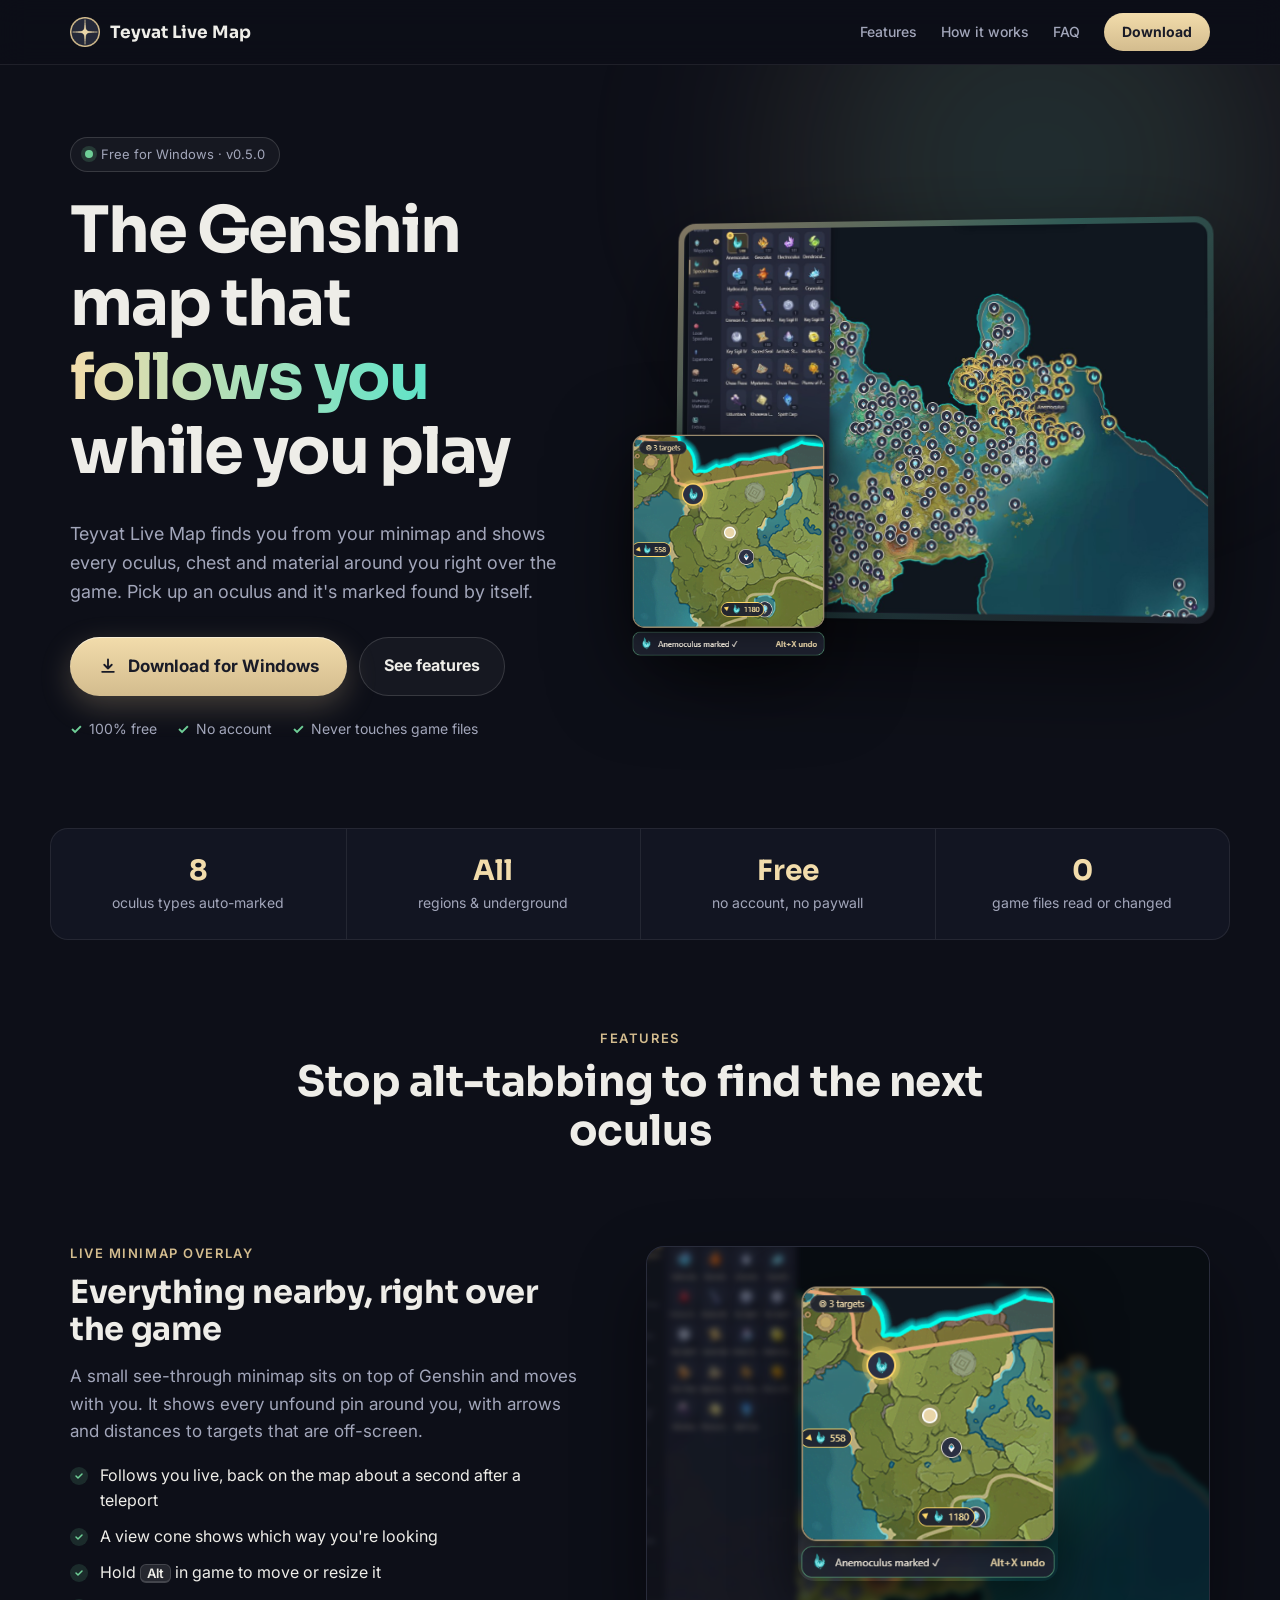
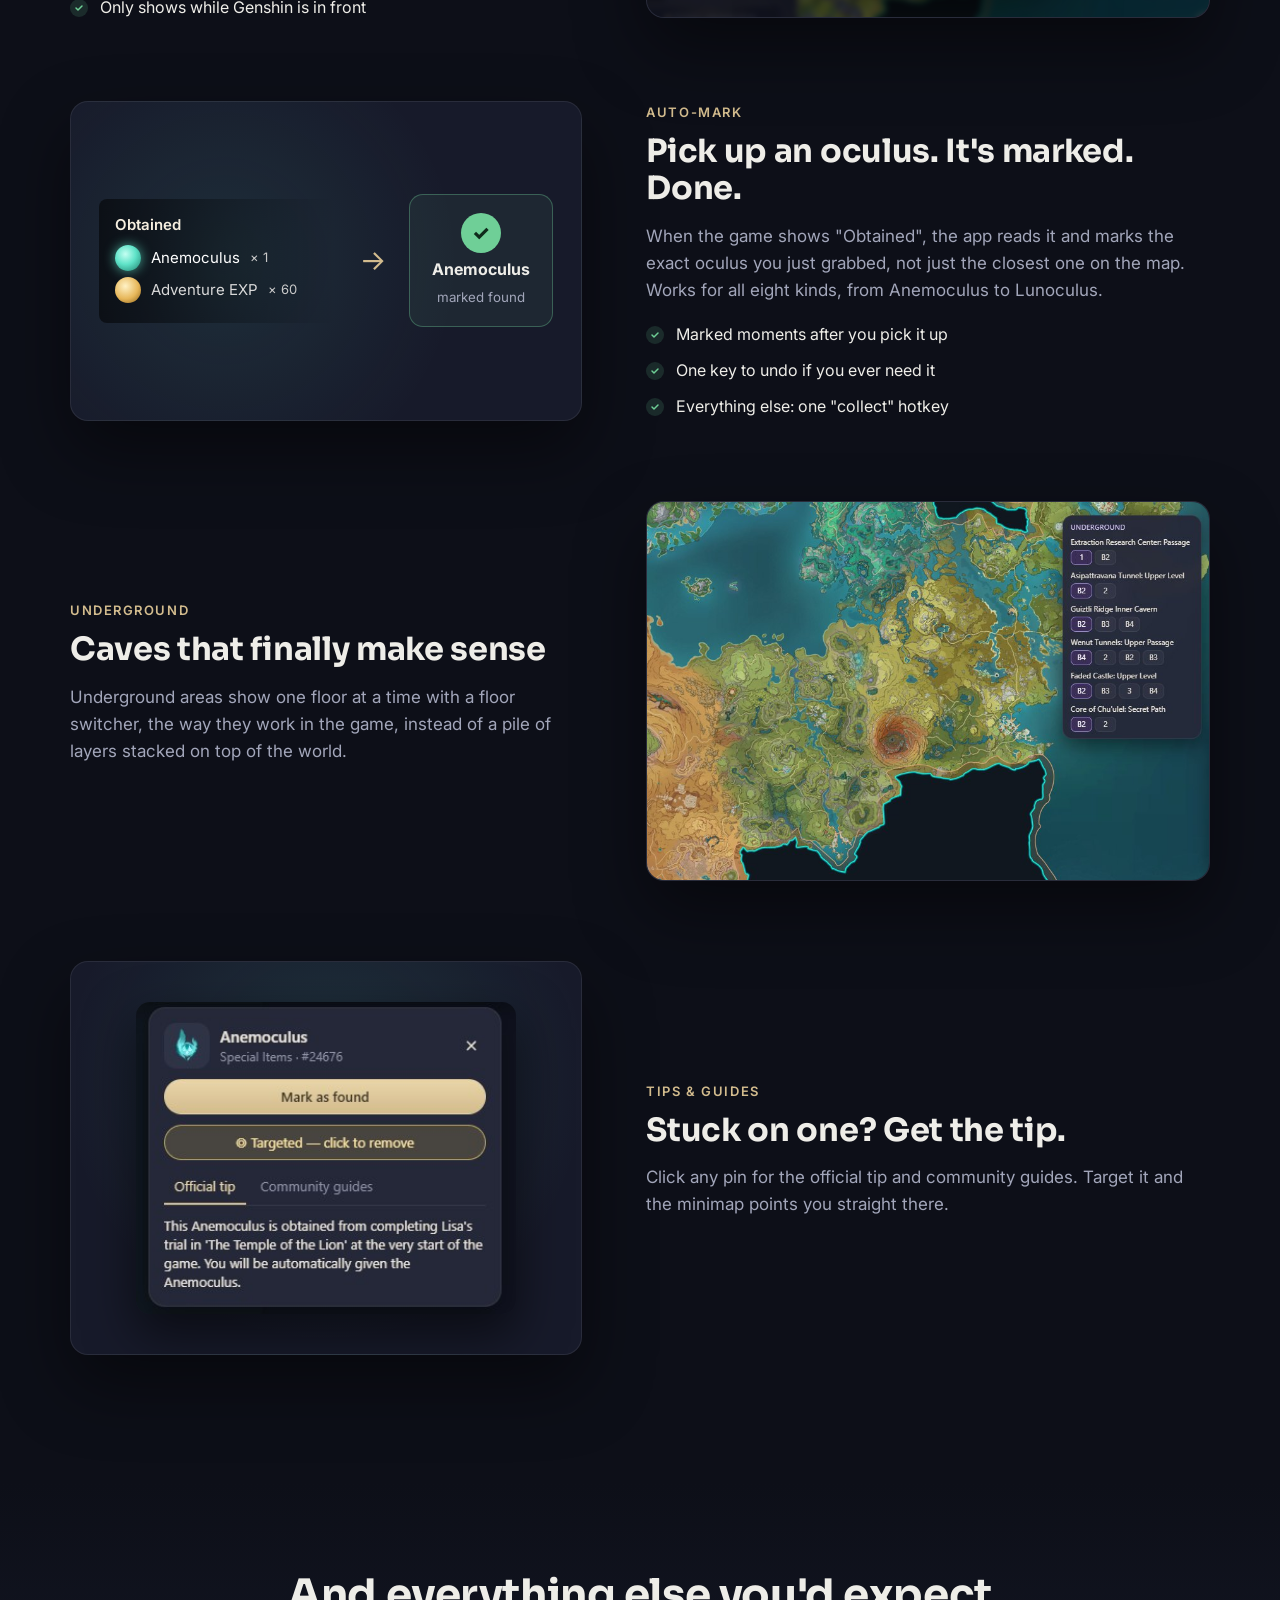
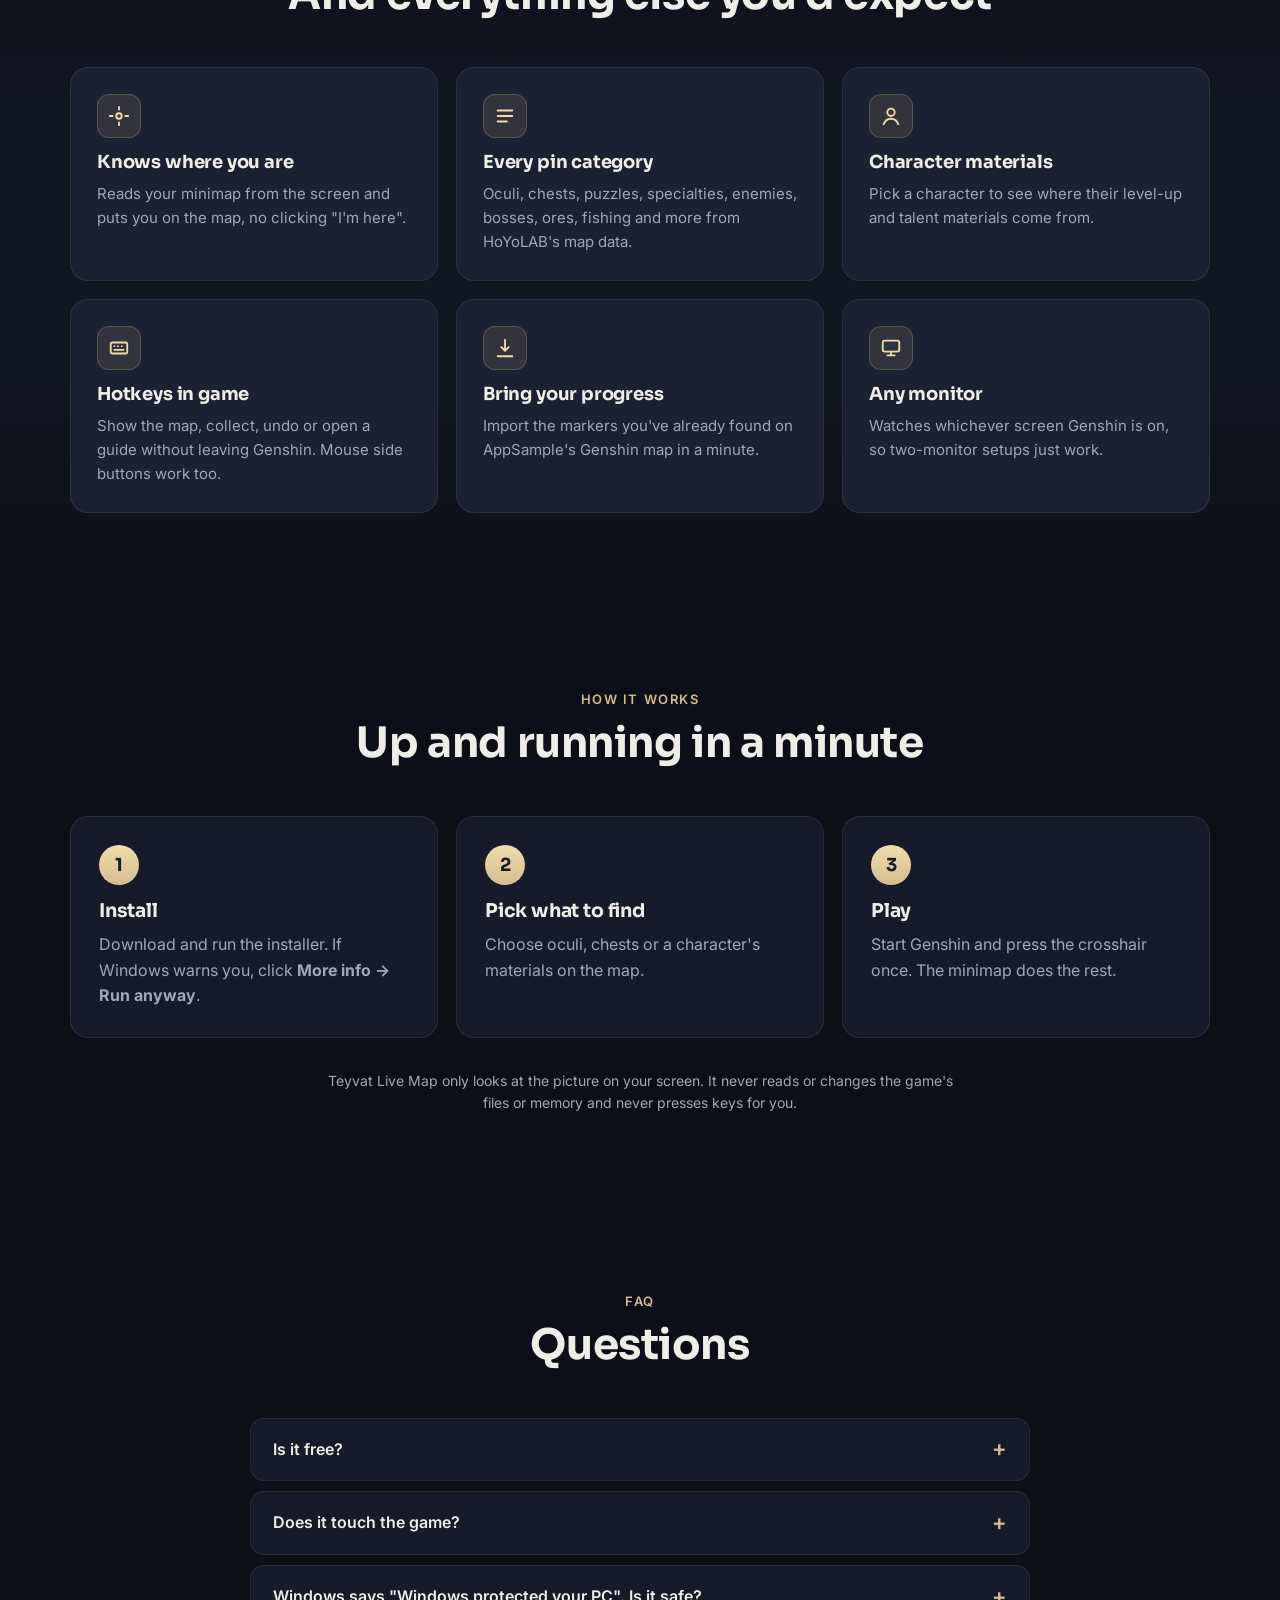
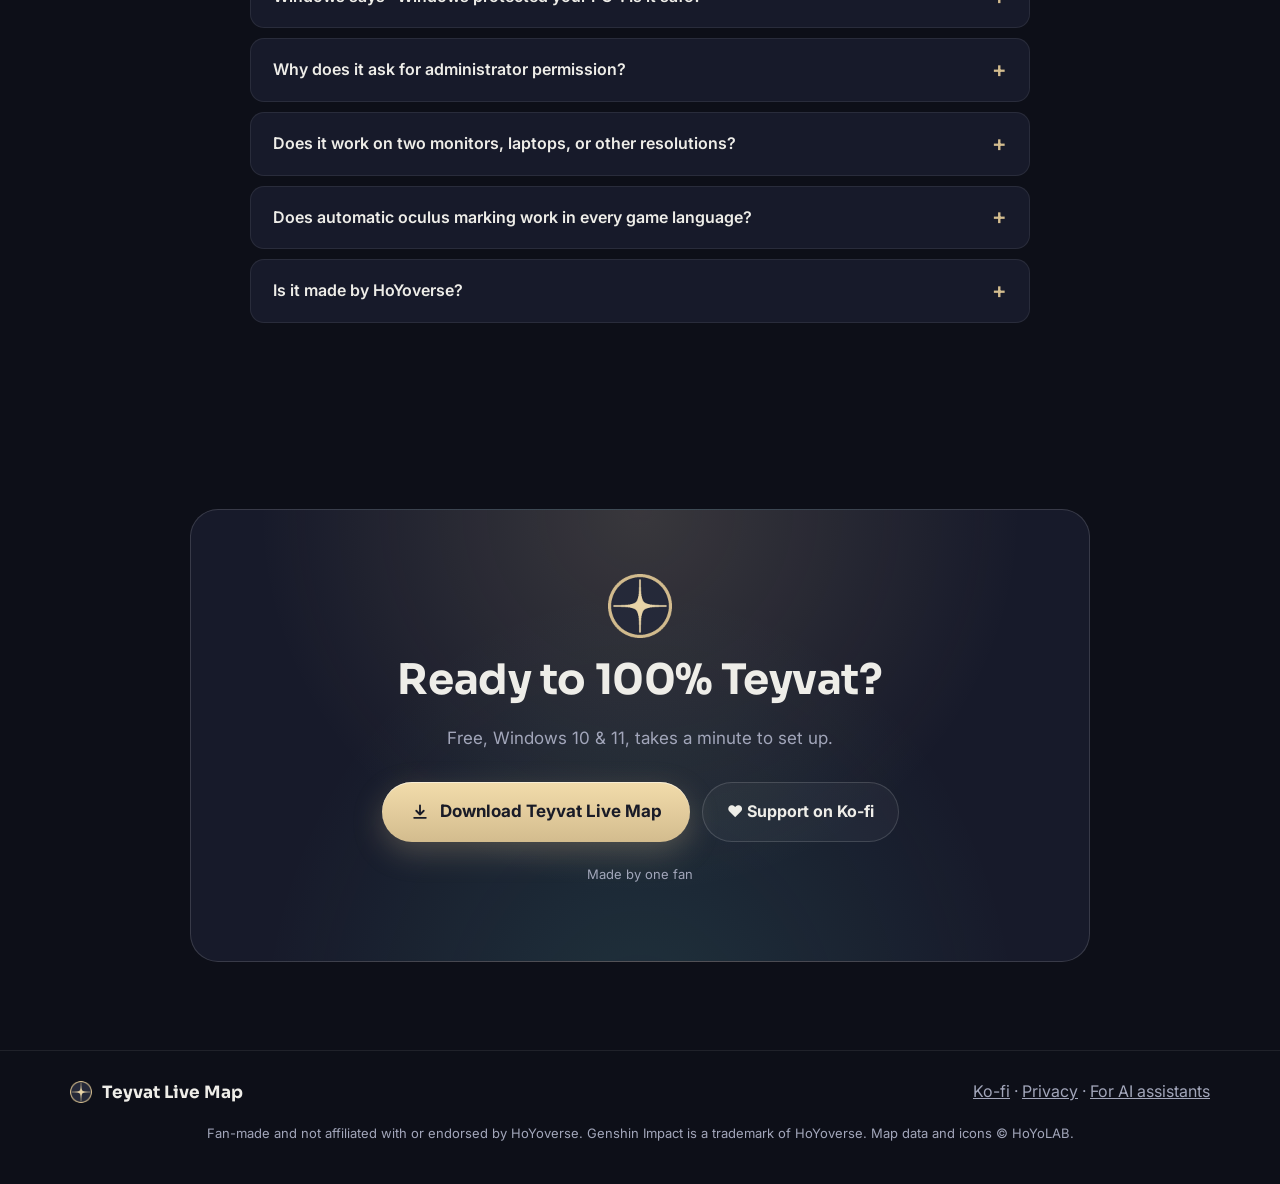
<file: index.html>
<!doctype html>
<html lang="en">
<head>
<meta charset="utf-8">
<meta name="viewport" content="width=device-width, initial-scale=1">
<title>Teyvat Live Map – Free Interactive Genshin Impact Map with Live Minimap Overlay</title>
<meta name="description" content="Teyvat Live Map is a free interactive map for Genshin Impact on Windows. It finds where you are from your minimap, shows oculi, chests and materials around you in an in-game overlay, and marks oculi found automatically when you pick them up.">
<link rel="canonical" href="https://gaminggouda.github.io/teyvat-live-map/">
<meta name="robots" content="index, follow, max-image-preview:large">
<meta property="og:type" content="website">
<meta property="og:site_name" content="Teyvat Live Map">
<meta property="og:title" content="Teyvat Live Map – Interactive Genshin Impact map that follows you">
<meta property="og:description" content="Free Windows app: live position on the map, an in-game minimap with every oculus and chest around you, and oculi marked found automatically.">
<meta property="og:url" content="https://gaminggouda.github.io/teyvat-live-map/">
<meta property="og:image" content="https://gaminggouda.github.io/teyvat-live-map/img/og.jpg">
<meta name="twitter:card" content="summary_large_image">
<meta name="theme-color" content="#151826">
<link rel="icon" type="image/png" sizes="32x32" href="img/favicon-32.png">
<link rel="apple-touch-icon" href="img/icon-192.png">
<link rel="preconnect" href="https://fonts.googleapis.com">
<link rel="preconnect" href="https://fonts.gstatic.com" crossorigin>
<link href="https://fonts.googleapis.com/css2?family=Inter:wght@400;500;600;700&family=Sora:wght@600;700&display=swap" rel="stylesheet">
<link rel="stylesheet" href="style.css">
<script type="application/ld+json">
{
  "@context": "https://schema.org",
  "@type": "SoftwareApplication",
  "name": "Teyvat Live Map",
  "alternateName": ["Teyvat Live Map for Genshin Impact", "Interactive Genshin Impact map overlay"],
  "description": "Free interactive map and live minimap overlay for Genshin Impact on Windows. Tracks your position from the in-game minimap, shows oculi, chests, local specialties, enemies and character materials around you, and marks oculi found automatically when you pick them up.",
  "applicationCategory": "GameApplication",
  "applicationSubCategory": "Game companion / interactive map",
  "operatingSystem": "Windows 10, Windows 11",
  "softwareVersion": "0.5.0",
  "url": "https://gaminggouda.github.io/teyvat-live-map/",
  "downloadUrl": "https://github.com/GamingGouda/teyvat-live-map/releases/latest/download/Teyvat-Live-Map-Setup.exe",
  "image": "https://gaminggouda.github.io/teyvat-live-map/img/og.jpg",
  "screenshot": ["https://gaminggouda.github.io/teyvat-live-map/img/app-map.jpg", "https://gaminggouda.github.io/teyvat-live-map/img/app-underground.jpg", "https://gaminggouda.github.io/teyvat-live-map/img/minimap.png"],
  "offers": { "@type": "Offer", "price": "0", "priceCurrency": "USD" },
  "isAccessibleForFree": true,
  "featureList": [
    "Live position on the map, read from the game's minimap on screen",
    "In-game minimap overlay with every unfound oculus, chest and material around you",
    "Oculi marked found automatically when you pick them up",
    "Interactive map of Teyvat with underground layers and floor switcher",
    "Character level-up and talent material locations",
    "Hotkeys that work in game, including mouse side buttons",
    "View cone showing which way you are looking",
    "Import found markers from AppSample's Genshin map"
  ]
}
</script>
<script type="application/ld+json">
{
  "@context": "https://schema.org",
  "@type": "FAQPage",
  "mainEntity": [
    {"@type": "Question", "name": "Is Teyvat Live Map free?", "acceptedAnswer": {"@type": "Answer", "text": "Yes. It is completely free. It is made by one person and supported by optional tips on Ko-fi."}},
    {"@type": "Question", "name": "Does it change or read Genshin Impact's game files or memory?", "acceptedAnswer": {"@type": "Answer", "text": "No. It only looks at the picture on your screen, like screen-recording software does: the minimap to find where you are, and the item list on the left to see when you pick up an oculus. It never reads or changes the game's files or memory and never sends input to the game."}},
    {"@type": "Question", "name": "Which systems does it run on?", "acceptedAnswer": {"@type": "Answer", "text": "Windows 10 and Windows 11, with the PC version of Genshin Impact. It works on any monitor, including when the game is on a second screen."}},
    {"@type": "Question", "name": "Why does Windows say 'Windows protected your PC'?", "acceptedAnswer": {"@type": "Answer", "text": "The installer is not signed with a paid company certificate, so Windows SmartScreen warns about it. Click 'More info', then 'Run anyway'."}},
    {"@type": "Question", "name": "Why does it ask for administrator permission?", "acceptedAnswer": {"@type": "Answer", "text": "Genshin Impact runs as administrator, and Windows hides key presses aimed at administrator windows from normal apps. Allowing the prompt lets your hotkeys work while you play. Everything else works without it."}},
    {"@type": "Question", "name": "Can I bring my progress from another Genshin map?", "acceptedAnswer": {"@type": "Answer", "text": "Yes. You can import the markers you already found on AppSample's Genshin Impact map with a copy-and-paste step inside the app."}}
  ]
}
</script>
</head>
<body>
<header class="top">
  <div class="wrap bar">
    <a class="brand" href="./"><img src="img/icon-192.png" alt="" width="30" height="30"> Teyvat Live Map</a>
    <nav>
      <a href="#features">Features</a>
      <a href="#how">How it works</a>
      <a href="#faq">FAQ</a>
      <a class="btn small" href="https://github.com/GamingGouda/teyvat-live-map/releases/latest/download/Teyvat-Live-Map-Setup.exe">Download</a>
    </nav>
  </div>
</header>

<main>
  <section class="hero">
    <div class="glow g1" aria-hidden="true"></div>
    <div class="wrap hero-grid">
      <div class="hero-text">
        <p class="pill"><span class="dot"></span> Free for Windows · v0.5.0</p>
        <h1>The Genshin map that <em>follows you</em> while you play</h1>
        <p class="lead">Teyvat Live Map finds you from your minimap and shows every oculus, chest and material around you right over the game. Pick up an oculus and it's marked found by itself.</p>
        <div class="cta">
          <a class="btn big" href="https://github.com/GamingGouda/teyvat-live-map/releases/latest/download/Teyvat-Live-Map-Setup.exe">
            <svg viewBox="0 0 24 24" aria-hidden="true"><path d="M12 4v11m0 0-4.5-4.5M12 15l4.5-4.5M5 19h14"/></svg>
            Download for Windows
          </a>
          <a class="btn ghost" href="#features">See features</a>
        </div>
        <ul class="ticks">
          <li>100% free</li><li>No account</li><li>Never touches game files</li>
        </ul>
      </div>
      <div class="hero-media">
        <div class="frame"><img src="img/app-map.jpg" alt="Teyvat Live Map: interactive Genshin Impact map with oculus targets" width="1300" height="955"></div>
        <figure class="float-mini"><img src="img/minimap.png" alt="In-game minimap overlay marking an Anemoculus as found" width="300" height="344"></figure>
      </div>
    </div>
  </section>

  <section class="strip">
    <div class="wrap strip-grid">
      <div><b>8</b><span>oculus types auto-marked</span></div>
      <div><b>All</b><span>regions &amp; underground</span></div>
      <div><b>Free</b><span>no account, no paywall</span></div>
      <div><b>0</b><span>game files read or changed</span></div>
    </div>
  </section>

  <section id="features" class="spot">
    <div class="wrap">
      <div class="head">
        <p class="kicker">Features</p>
        <h2>Stop alt-tabbing to find the next oculus</h2>
      </div>

      <div class="row">
        <div class="copy">
          <p class="kicker">Live minimap overlay</p>
          <h3>Everything nearby, right over the game</h3>
          <p>A small see-through minimap sits on top of Genshin and moves with you. It shows every unfound pin around you, with arrows and distances to targets that are off-screen.</p>
          <ul class="list"><li>Follows you live, back on the map about a second after a teleport</li><li>A view cone shows which way you're looking</li><li>Hold <kbd>Alt</kbd> in game to move or resize it</li><li>Only shows while Genshin is in front</li></ul>
        </div>
        <div class="media game">
          <div class="game-bg" aria-hidden="true"></div>
          <img class="mini" src="img/minimap.png" alt="Teyvat Live Map minimap overlay showing nearby oculi and distances" width="300" height="344" loading="lazy">
        </div>
      </div>

      <div class="row flip">
        <div class="copy">
          <p class="kicker">Auto-mark</p>
          <h3>Pick up an oculus. It's marked. Done.</h3>
          <p>When the game shows "Obtained", the app reads it and marks the exact oculus you just grabbed, not just the closest one on the map. Works for all eight kinds, from Anemoculus to Lunoculus.</p>
          <ul class="list"><li>Marked moments after you pick it up</li><li>One key to undo if you ever need it</li><li>Everything else: one "collect" hotkey</li></ul>
        </div>
        <div class="media demo" role="img" aria-label="The Obtained popup in Genshin and the app marking the oculus">
          <div class="obtained">
            <p class="ob-title">Obtained</p>
            <p class="ob-row"><span class="ob-ico"></span>Anemoculus <small>× 1</small></p>
            <p class="ob-row dim"><span class="ob-ico exp"></span>Adventure EXP <small>× 60</small></p>
          </div>
          <div class="arrow" aria-hidden="true">→</div>
          <div class="marked"><span class="check">✓</span><b>Anemoculus</b><small>marked found</small></div>
        </div>
      </div>

      <div class="row">
        <div class="copy">
          <p class="kicker">Underground</p>
          <h3>Caves that finally make sense</h3>
          <p>Underground areas show one floor at a time with a floor switcher, the way they work in the game, instead of a pile of layers stacked on top of the world.</p>
        </div>
        <div class="media shot"><img src="img/app-underground.jpg" alt="Underground floor switcher on the interactive Genshin Impact map" width="890" height="600" loading="lazy"></div>
      </div>

      <div class="row flip">
        <div class="copy">
          <p class="kicker">Tips &amp; guides</p>
          <h3>Stuck on one? Get the tip.</h3>
          <p>Click any pin for the official tip and community guides. Target it and the minimap points you straight there.</p>
        </div>
        <div class="media shot narrow"><img src="img/app-tip.jpg" alt="Tip card for an Anemoculus with Mark as found and Target buttons" width="366" height="300" loading="lazy"></div>
      </div>
    </div>
  </section>

  <section class="cards">
    <div class="wrap">
      <div class="head"><h2>And everything else you'd expect</h2></div>
      <div class="grid">
        <article><span class="ico"><svg viewBox="0 0 24 24"><circle cx="12" cy="12" r="3"/><path d="M12 2v3m0 14v3M2 12h3m14 0h3"/></svg></span><h3>Knows where you are</h3><p>Reads your minimap from the screen and puts you on the map, no clicking "I'm here".</p></article>
        <article><span class="ico"><svg viewBox="0 0 24 24"><path d="M4 6h16M4 12h16M4 18h10"/></svg></span><h3>Every pin category</h3><p>Oculi, chests, puzzles, specialties, enemies, bosses, ores, fishing and more from HoYoLAB's map data.</p></article>
        <article><span class="ico"><svg viewBox="0 0 24 24"><circle cx="12" cy="8" r="4"/><path d="M4 21c1.5-4 4.5-6 8-6s6.5 2 8 6"/></svg></span><h3>Character materials</h3><p>Pick a character to see where their level-up and talent materials come from.</p></article>
        <article><span class="ico"><svg viewBox="0 0 24 24"><rect x="3" y="6" width="18" height="12" rx="2"/><path d="M7 10h.01M11 10h.01M15 10h.01M7 14h10"/></svg></span><h3>Hotkeys in game</h3><p>Show the map, collect, undo or open a guide without leaving Genshin. Mouse side buttons work too.</p></article>
        <article><span class="ico"><svg viewBox="0 0 24 24"><path d="M12 3v12m0 0-4-4m4 4 4-4M4 21h16"/></svg></span><h3>Bring your progress</h3><p>Import the markers you've already found on AppSample's Genshin map in a minute.</p></article>
        <article><span class="ico"><svg viewBox="0 0 24 24"><rect x="3" y="4" width="18" height="12" rx="2"/><path d="M8 20h8M12 16v4"/></svg></span><h3>Any monitor</h3><p>Watches whichever screen Genshin is on, so two-monitor setups just work.</p></article>
      </div>
    </div>
  </section>

  <section id="how" class="how">
    <div class="wrap">
      <div class="head"><p class="kicker">How it works</p><h2>Up and running in a minute</h2></div>
      <ol class="steps">
        <li><span>1</span><h3>Install</h3><p>Download and run the installer. If Windows warns you, click <b>More info → Run anyway</b>.</p></li>
        <li><span>2</span><h3>Pick what to find</h3><p>Choose oculi, chests or a character's materials on the map.</p></li>
        <li><span>3</span><h3>Play</h3><p>Start Genshin and press the crosshair once. The minimap does the rest.</p></li>
      </ol>
      <p class="note">Teyvat Live Map only looks at the picture on your screen. It never reads or changes the game's files or memory and never presses keys for you.</p>
    </div>
  </section>

  <section id="faq" class="faq">
    <div class="wrap narrow">
      <div class="head"><p class="kicker">FAQ</p><h2>Questions</h2></div>
      <details><summary>Is it free?</summary><p>Yes, completely. It's made by one person and kept going by optional <a href="https://ko-fi.com/goudahelp">tips on Ko-fi</a>.</p></details>
      <details><summary>Does it touch the game?</summary><p>No. It only looks at the picture on your screen, the same way recording software does: the minimap to find where you are, and the item list on the left to see when you pick up an oculus. It never reads or changes the game's files or memory.</p></details>
      <details><summary>Windows says "Windows protected your PC". Is it safe?</summary><p>The installer isn't signed with a paid company certificate, so Windows SmartScreen warns about it. Click <b>More info</b>, then <b>Run anyway</b>.</p></details>
      <details><summary>Why does it ask for administrator permission?</summary><p>Genshin runs as administrator, and Windows hides key presses aimed at administrator windows from normal apps. Allowing the prompt lets your hotkeys work in game. Everything else works without it.</p></details>
      <details><summary>Does it work on two monitors, laptops, or other resolutions?</summary><p>It watches whichever monitor Genshin is on, and runs on Windows 10 and 11. It's tuned on 1440p and 1080p screens; if tracking struggles on your setup, tell us which resolution you use.</p></details>
      <details><summary>Does automatic oculus marking work in every game language?</summary><p>It's built for the game in English, and also accepts small differences in spelling. In any language you can still mark things with the collect hotkey.</p></details>
      <details><summary>Is it made by HoYoverse?</summary><p>No. Teyvat Live Map is a fan-made tool. Map data and icons come from HoYoLAB's public map.</p></details>
    </div>
  </section>

  <section class="final">
    <div class="wrap final-card">
      <img src="img/icon-192.png" alt="" width="64" height="64">
      <h2>Ready to 100% Teyvat?</h2>
      <p>Free, Windows 10 &amp; 11, takes a minute to set up.</p>
      <div class="cta center">
        <a class="btn big" href="https://github.com/GamingGouda/teyvat-live-map/releases/latest/download/Teyvat-Live-Map-Setup.exe"><svg viewBox="0 0 24 24" aria-hidden="true"><path d="M12 4v11m0 0-4.5-4.5M12 15l4.5-4.5M5 19h14"/></svg>Download Teyvat Live Map</a>
        <a class="btn ghost" href="https://ko-fi.com/goudahelp">♥ Support on Ko-fi</a>
      </div>
      <p class="fine">Made by one fan</p>
    </div>
  </section>
</main>

<footer>
  <div class="wrap foot">
    <a class="brand" href="./"><img src="img/icon-192.png" alt="" width="22" height="22"> Teyvat Live Map</a>
    <p><a href="https://ko-fi.com/goudahelp">Ko-fi</a> · <a href="privacy.html">Privacy</a> · <a href="llms.txt">For AI assistants</a></p>
  </div>
  <p class="fine legal">Fan-made and not affiliated with or endorsed by HoYoverse. Genshin Impact is a trademark of HoYoverse. Map data and icons © HoYoLAB.</p>
</footer>
</body>
</html>
</file>
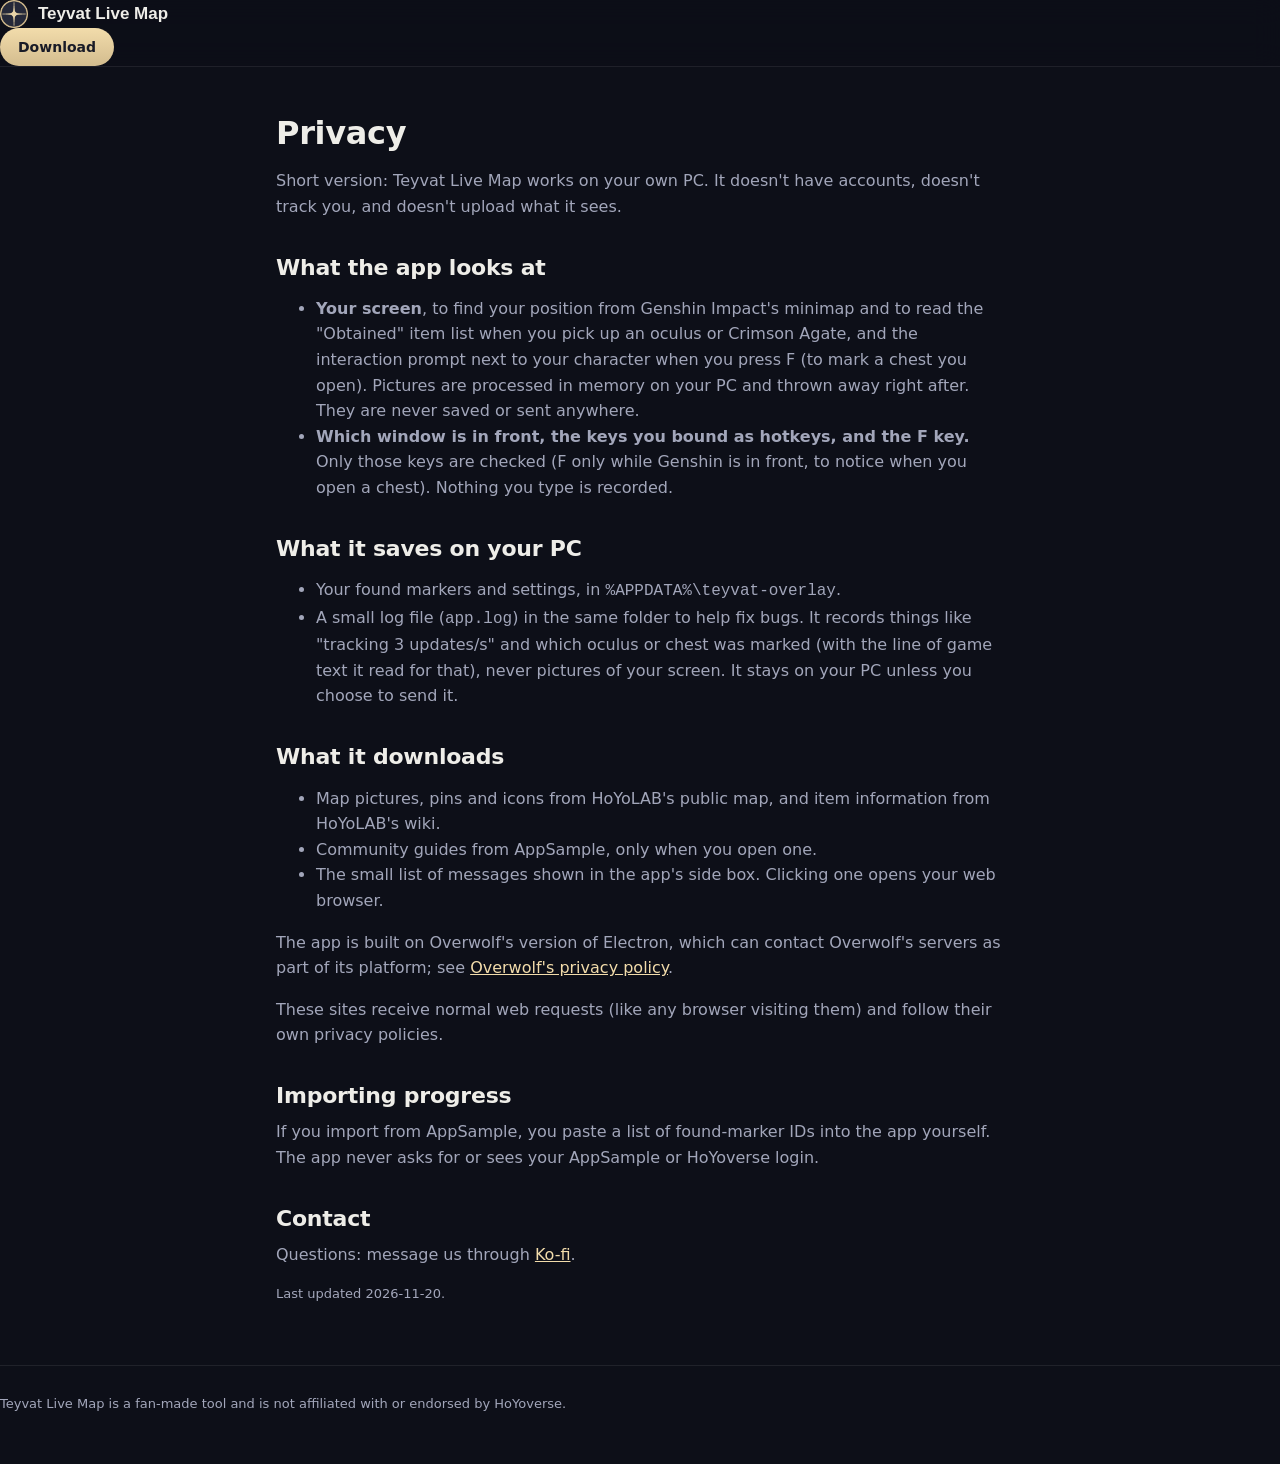
<file: privacy.html>
<!doctype html>
<html lang="en">
<head>
<meta charset="utf-8">
<meta name="viewport" content="width=device-width, initial-scale=1">
<title>Privacy – Teyvat Live Map</title>
<meta name="description" content="What Teyvat Live Map, the free interactive Genshin Impact map overlay, does with your data: it reads your screen on your own PC only and uploads nothing.">
<link rel="canonical" href="https://gaminggouda.github.io/teyvat-live-map/privacy.html">
<link rel="icon" type="image/png" sizes="32x32" href="img/favicon-32.png">
<link rel="stylesheet" href="style.css">
<style>.doc { max-width: 760px; margin: 0 auto; padding: 48px 16px; } .doc p, .doc li { color: var(--muted); } .doc h2 { text-align: left; font-size: 22px; margin-top: 1.6em; }</style>
</head>
<body>
<header class="top">
  <a class="brand" href="./"><img src="img/icon-192.png" alt="" width="28" height="28"> Teyvat Live Map</a>
  <nav><a class="btn small" href="https://github.com/GamingGouda/teyvat-live-map/releases/latest/download/Teyvat-Live-Map-Setup.exe">Download</a></nav>
</header>
<main class="doc">
  <h1>Privacy</h1>
  <p>Short version: Teyvat Live Map works on your own PC. It doesn't have accounts, doesn't track you, and doesn't upload what it sees.</p>

  <h2>What the app looks at</h2>
  <ul>
    <li><b>Your screen</b>, to find your position from Genshin Impact's minimap and to read the "Obtained" item list when you pick up an oculus or Crimson Agate, and the interaction prompt next to your character when you press F (to mark a chest you open). Pictures are processed in memory on your PC and thrown away right after. They are never saved or sent anywhere.</li>
    <li><b>Which window is in front, the keys you bound as hotkeys, and the F key.</b> Only those keys are checked (F only while Genshin is in front, to notice when you open a chest). Nothing you type is recorded.</li>
  </ul>

  <h2>What it saves on your PC</h2>
  <ul>
    <li>Your found markers and settings, in <code>%APPDATA%\teyvat-overlay</code>.</li>
    <li>A small log file (<code>app.log</code>) in the same folder to help fix bugs. It records things like "tracking 3 updates/s" and which oculus or chest was marked (with the line of game text it read for that), never pictures of your screen. It stays on your PC unless you choose to send it.</li>
  </ul>

  <h2>What it downloads</h2>
  <ul>
    <li>Map pictures, pins and icons from HoYoLAB's public map, and item information from HoYoLAB's wiki.</li>
    <li>Community guides from AppSample, only when you open one.</li>
    <li>The small list of messages shown in the app's side box. Clicking one opens your web browser.</li>
  </ul>
  <p>The app is built on Overwolf's version of Electron, which can contact Overwolf's servers as part of its platform; see <a href="https://www.overwolf.com/legal/privacy/">Overwolf's privacy policy</a>.</p>
  <p>These sites receive normal web requests (like any browser visiting them) and follow their own privacy policies.</p>

  <h2>Importing progress</h2>
  <p>If you import from AppSample, you paste a list of found-marker IDs into the app yourself. The app never asks for or sees your AppSample or HoYoverse login.</p>

  <h2>Contact</h2>
  <p>Questions: message us through <a href="https://ko-fi.com/goudahelp">Ko-fi</a>.</p>
  <p class="fine">Last updated 2026-11-20.</p>
</main>
<footer><p class="fine">Teyvat Live Map is a fan-made tool and is not affiliated with or endorsed by HoYoverse.</p></footer>
</body>
</html>
</file>
<file: style.css>
:root {
  --bg: #0d0f18; --bg-2: #121522; --panel: #171a2a; --card: #1c2033; --line: rgba(255,255,255,.08); --line-2: rgba(255,255,255,.14);
  --text: #eeede8; --muted: #a2a6ba; --gold: #d3bc8e; --gold-2: #f2dcab; --anemo: #5fe3c8; --ok: #6fcf97;
  --radius: 18px;
  color-scheme: dark;
}
* { box-sizing: border-box; }
html { scroll-behavior: smooth; }
body { margin: 0; background: var(--bg); color: var(--text); font: 16px/1.6 Inter, system-ui, -apple-system, "Segoe UI", sans-serif; overflow-x: hidden; }
a { color: var(--gold-2); }
img { max-width: 100%; height: auto; display: block; }
h1, h2, h3 { font-family: Sora, Inter, system-ui, sans-serif; line-height: 1.15; margin: 0 0 .5em; letter-spacing: -.01em; }
h2 { font-size: clamp(28px, 4vw, 42px); }
h3 { font-size: 20px; }
p { margin: 0 0 1em; }
kbd { background: rgba(255,255,255,.1); border: 1px solid var(--line-2); border-bottom-width: 2px; border-radius: 6px; padding: 0 6px; font: 600 13px Inter, sans-serif; }

/* One container for every section: content width + side gutter. */
.wrap { width: 100%; max-width: 1180px; margin: 0 auto; padding: 0 20px; }
.wrap.narrow { max-width: 820px; }
main > section { padding: 88px 0; position: relative; }
.head { text-align: center; max-width: 720px; margin: 0 auto 48px; }
.kicker { color: var(--gold); font-size: 13px; font-weight: 600; letter-spacing: .12em; text-transform: uppercase; margin-bottom: 10px; }

.glow { position: absolute; pointer-events: none; z-index: 0; border-radius: 50%; filter: blur(90px); }
.g1 { width: 720px; height: 520px; top: -160px; right: -120px; background: radial-gradient(circle, rgba(95,227,200,.18), rgba(211,188,142,.12) 50%, transparent 70%); }

/* ---------- header ---------- */
.top { position: sticky; top: 0; z-index: 20; background: rgba(13,15,24,.72); backdrop-filter: blur(14px); border-bottom: 1px solid var(--line); }
.bar { display: flex; align-items: center; justify-content: space-between; gap: 16px; height: 64px; }
.brand { display: flex; align-items: center; gap: 10px; color: var(--text); text-decoration: none; font: 700 17px Sora, Inter, sans-serif; white-space: nowrap; }
.brand img { border-radius: 9px; }
.top nav { display: flex; align-items: center; gap: 24px; }
.top nav a:not(.btn) { color: var(--muted); text-decoration: none; font-size: 14px; font-weight: 500; }
.top nav a:not(.btn):hover { color: var(--text); }

/* ---------- buttons ---------- */
.btn { display: inline-flex; align-items: center; gap: 10px; padding: 13px 24px; border-radius: 999px; font-weight: 700; text-decoration: none; white-space: nowrap;
  background: linear-gradient(180deg, var(--gold-2), var(--gold)); color: #191b27; box-shadow: 0 10px 30px rgba(211,188,142,.28), inset 0 1px 0 rgba(255,255,255,.5);
  transition: transform .15s, box-shadow .15s; }
.btn:hover { transform: translateY(-2px); box-shadow: 0 14px 36px rgba(211,188,142,.38), inset 0 1px 0 rgba(255,255,255,.5); }
.btn svg { width: 20px; height: 20px; fill: none; stroke: currentColor; stroke-width: 2.2; stroke-linecap: round; stroke-linejoin: round; }
.btn.big { padding: 16px 28px; font-size: 17px; }
.btn.small { padding: 8px 18px; font-size: 14px; box-shadow: none; }
.btn.ghost { background: rgba(255,255,255,.04); color: var(--text); border: 1px solid var(--line-2); box-shadow: none; }
.btn.ghost:hover { background: rgba(255,255,255,.08); }
.cta { display: flex; flex-wrap: wrap; gap: 12px; margin: 30px 0 22px; }
.cta.center { justify-content: center; }
.fine { color: var(--muted); font-size: 13px; }

/* ---------- hero ---------- */
.hero { padding-top: 72px !important; overflow: hidden; }
.hero-grid { display: grid; grid-template-columns: minmax(0, 1fr) minmax(0, 1.15fr); gap: 56px; align-items: center; position: relative; z-index: 1; }
.pill { display: inline-flex; align-items: center; gap: 8px; padding: 6px 14px; border-radius: 999px; border: 1px solid var(--line-2); background: rgba(255,255,255,.04);
  font-size: 13px; color: var(--muted); margin-bottom: 22px; }
.dot { width: 8px; height: 8px; border-radius: 50%; background: var(--ok); box-shadow: 0 0 0 4px rgba(111,207,151,.18); }
.hero h1 { font-size: clamp(38px, 5.4vw, 64px); letter-spacing: -.03em; }
.hero h1 em { font-style: normal; background: linear-gradient(90deg, var(--gold-2), var(--anemo)); -webkit-background-clip: text; background-clip: text; color: transparent; }
.lead { color: var(--muted); font-size: 18px; max-width: 32em; }
.ticks { list-style: none; padding: 0; margin: 0; display: flex; flex-wrap: wrap; gap: 8px 20px; color: var(--muted); font-size: 14px; }
.ticks li::before { content: "✓"; color: var(--ok); font-weight: 700; margin-right: 7px; }
.hero-media { position: relative; padding: 0 0 40px 40px; }
.frame { border-radius: var(--radius); padding: 6px; background: linear-gradient(140deg, rgba(242,220,171,.5), rgba(95,227,200,.25) 40%, rgba(255,255,255,.06));
  box-shadow: 0 40px 100px rgba(0,0,0,.6); transform: perspective(1400px) rotateY(-6deg) rotateX(2deg); }
.frame img, .frame video { border-radius: 13px; width: 100%; }
.float-mini { position: absolute; left: 0; bottom: 0; margin: 0; width: 34%; max-width: 210px; filter: drop-shadow(0 20px 40px rgba(0,0,0,.65));
  animation: bob 6s ease-in-out infinite; }
.float-mini img { border-radius: 14px; }
@keyframes bob { 50% { transform: translateY(-10px); } }

/* ---------- strip ---------- */
.strip { padding: 0 !important; }
.strip-grid { display: grid; grid-template-columns: repeat(4, 1fr); border: 1px solid var(--line); border-radius: var(--radius); background: var(--bg-2); padding: 0; }
.strip-grid div { padding: 24px; text-align: center; display: flex; flex-direction: column; gap: 4px; }
.strip-grid div + div { border-left: 1px solid var(--line); }
.strip-grid b { font: 700 28px Sora, Inter, sans-serif; color: var(--gold-2); }
.strip-grid span { color: var(--muted); font-size: 14px; }

/* ---------- feature rows ---------- */
.row { display: grid; grid-template-columns: minmax(0, 1fr) minmax(0, 1.1fr); gap: 64px; align-items: center; padding: 40px 0; }
.row.flip .copy { order: 2; }
.copy h3 { font-size: clamp(24px, 3vw, 32px); }
.copy > p:not(.kicker) { color: var(--muted); font-size: 17px; }
.list { list-style: none; padding: 0; margin: 18px 0 0; display: grid; gap: 10px; }
.list li { padding-left: 30px; position: relative; }
.list li::before { content: ""; position: absolute; left: 0; top: 4px; width: 18px; height: 18px; border-radius: 50%;
  background: rgba(111,207,151,.15) url("data:image/svg+xml,%3Csvg xmlns='http://www.w3.org/2000/svg' viewBox='0 0 24 24' fill='none' stroke='%236fcf97' stroke-width='3' stroke-linecap='round' stroke-linejoin='round'%3E%3Cpath d='m6 12 4 4 8-8'/%3E%3C/svg%3E") center / 12px no-repeat; }
.media { border-radius: var(--radius); border: 1px solid var(--line); background: var(--panel); overflow: hidden; position: relative; min-height: 320px;
  display: grid; place-items: center; box-shadow: 0 30px 70px rgba(0,0,0,.45); }
.media.shot { padding: 0; }
.media.shot img { width: 100%; }
.media.shot.narrow { padding: 40px; background: radial-gradient(circle at 50% 30%, rgba(95,227,200,.12), transparent 70%), var(--panel); }
.media.shot.narrow img { max-width: 380px; border-radius: 14px; box-shadow: 0 20px 50px rgba(0,0,0,.55); }
.media.game { padding: 36px; }
.game-bg { position: absolute; inset: 0; background: url("img/app-map.jpg") center / cover; filter: blur(3px) saturate(1.2) brightness(.55); transform: scale(1.1); }
.media.game .mini { position: relative; width: 260px; border-radius: 16px; box-shadow: 0 24px 60px rgba(0,0,0,.6); }

/* Obtained -> marked demo */
.demo { grid-auto-flow: column; gap: 22px; padding: 40px 28px; background: radial-gradient(circle at 30% 50%, rgba(95,227,200,.1), transparent 60%), var(--panel); }
.obtained { background: linear-gradient(90deg, rgba(0,0,0,.55), rgba(0,0,0,0)); padding: 14px 40px 14px 16px; border-radius: 8px; font-size: 15px; }
.ob-title { color: #f6efe0; font-weight: 600; margin: 0 0 8px; }
.ob-row { display: flex; align-items: center; gap: 10px; margin: 6px 0; color: #fff; animation: slidein 4s ease-out infinite; }
.ob-row.dim { color: #d9d9d9; animation-delay: .15s; }
.ob-row small { color: #c9c9c9; font-size: 13px; }
.ob-ico { width: 26px; height: 26px; border-radius: 50%; background: radial-gradient(circle at 40% 35%, #c4fff2, var(--anemo) 45%, #1d7d6c); box-shadow: 0 0 12px rgba(95,227,200,.7); flex: none; }
.ob-ico.exp { background: radial-gradient(circle at 40% 35%, #fff2c6, #e7b75a 55%, #8a5f17); box-shadow: none; }
.arrow { font-size: 28px; color: var(--gold); animation: pulse 4s ease-in-out infinite; }
.marked { display: flex; flex-direction: column; align-items: center; gap: 4px; padding: 18px 22px; border-radius: 14px; border: 1px solid rgba(111,207,151,.35);
  background: rgba(111,207,151,.08); animation: pop 4s ease-out infinite; }
.marked small { color: var(--muted); }
.check { width: 40px; height: 40px; border-radius: 50%; display: grid; place-items: center; background: var(--ok); color: #0f2a1b; font-weight: 800; font-size: 20px; }
@keyframes slidein { 0% { opacity: .3; transform: translateX(-10px); } 10%, 90% { opacity: 1; transform: none; } 100% { opacity: .3; } }
@keyframes pulse { 0%, 25% { opacity: .2; } 40%, 90% { opacity: 1; } 100% { opacity: .2; } }
@keyframes pop { 0%, 35% { opacity: .3; transform: scale(.92); filter: grayscale(1); } 45%, 90% { opacity: 1; transform: none; filter: none; } 100% { opacity: .3; filter: grayscale(1); } }

/* ---------- cards ---------- */
.cards { background: linear-gradient(180deg, transparent, var(--bg-2) 30%, var(--bg-2) 70%, transparent); }
.grid { display: grid; grid-template-columns: repeat(3, minmax(0, 1fr)); gap: 18px; }
.grid article { background: var(--card); border: 1px solid var(--line); border-radius: var(--radius); padding: 26px; transition: border-color .2s, transform .2s; }
.grid article:hover { border-color: rgba(211,188,142,.35); transform: translateY(-3px); }
.grid h3 { font-size: 18px; margin-top: 14px; }
.grid p { color: var(--muted); font-size: 15px; margin: 0; }
.ico { width: 44px; height: 44px; border-radius: 12px; display: grid; place-items: center; background: rgba(211,188,142,.12); border: 1px solid rgba(211,188,142,.25); }
.ico svg { width: 22px; height: 22px; fill: none; stroke: var(--gold-2); stroke-width: 2; stroke-linecap: round; stroke-linejoin: round; }

/* ---------- steps ---------- */
.steps { list-style: none; padding: 0; margin: 0; display: grid; grid-template-columns: repeat(3, minmax(0, 1fr)); gap: 18px; counter-reset: none; }
.steps li { background: var(--panel); border: 1px solid var(--line); border-radius: var(--radius); padding: 28px; }
.steps li > span { display: grid; place-items: center; width: 40px; height: 40px; border-radius: 50%; margin-bottom: 16px;
  background: linear-gradient(180deg, var(--gold-2), var(--gold)); color: #191b27; font: 700 18px Sora, sans-serif; }
.steps h3 { font-size: 19px; }
.steps p { color: var(--muted); margin: 0; }
.note { text-align: center; color: var(--muted); font-size: 14px; max-width: 640px; margin: 32px auto 0; }

/* ---------- faq ---------- */
.faq details { background: var(--panel); border: 1px solid var(--line); border-radius: 14px; margin-bottom: 10px; transition: border-color .2s; }
.faq details[open] { border-color: rgba(211,188,142,.3); }
.faq summary { cursor: pointer; list-style: none; padding: 18px 56px 18px 22px; font-weight: 600; position: relative; }
.faq summary::-webkit-details-marker { display: none; }
.faq summary::after { content: "+"; position: absolute; right: 22px; top: 50%; transform: translateY(-50%); font-size: 22px; color: var(--gold); transition: transform .2s; }
.faq details[open] summary::after { transform: translateY(-50%) rotate(45deg); }
.faq details p { color: var(--muted); margin: 0; padding: 0 22px 20px; }

/* ---------- final ---------- */
.final-card { text-align: center; max-width: 900px; padding: 64px 24px; border-radius: 28px; border: 1px solid var(--line-2);
  background: radial-gradient(ellipse at 50% 0%, rgba(211,188,142,.18), transparent 60%), radial-gradient(ellipse at 50% 120%, rgba(95,227,200,.12), transparent 60%), var(--panel); }
.final-card img { margin: 0 auto 18px; border-radius: 16px; }
.final-card > p:not(.fine) { color: var(--muted); font-size: 17px; }

footer { border-top: 1px solid var(--line); padding: 28px 0 40px; color: var(--muted); }
.foot { display: flex; align-items: center; justify-content: space-between; gap: 16px; flex-wrap: wrap; }
.foot p { margin: 0; }
.foot a:not(.brand) { color: var(--muted); }
.legal { text-align: center; margin: 18px auto 0; padding: 0 20px; }

@media (prefers-reduced-motion: reduce) { *, *::before, *::after { animation: none !important; transition: none !important; } }

/* ---------- smaller screens ---------- */
@media (max-width: 980px) {
  .hero-grid, .row { grid-template-columns: minmax(0, 1fr); gap: 36px; }
  .row.flip .copy { order: 0; }
  .frame { transform: none; }
  .grid, .steps { grid-template-columns: repeat(2, minmax(0, 1fr)); }
  .strip-grid { grid-template-columns: repeat(2, 1fr); }
  .strip-grid div:nth-child(3) { border-left: 0; }
  .strip-grid div:nth-child(n+3) { border-top: 1px solid var(--line); }
}
@media (max-width: 620px) {
  main > section { padding: 60px 0; }
  .wrap { padding: 0 16px; }
  .top nav a:not(.btn) { display: none; }
  .grid, .steps { grid-template-columns: minmax(0, 1fr); }
  .hero-media { padding: 0 0 30px 24px; }
  .btn.big { width: 100%; justify-content: center; }
  .demo { grid-auto-flow: row; justify-items: center; }
  .arrow { transform: rotate(90deg); }
  .media.game { padding: 24px; }
  .media.game .mini { width: 210px; }
  .media.shot.narrow { padding: 20px; }
}
</file>
